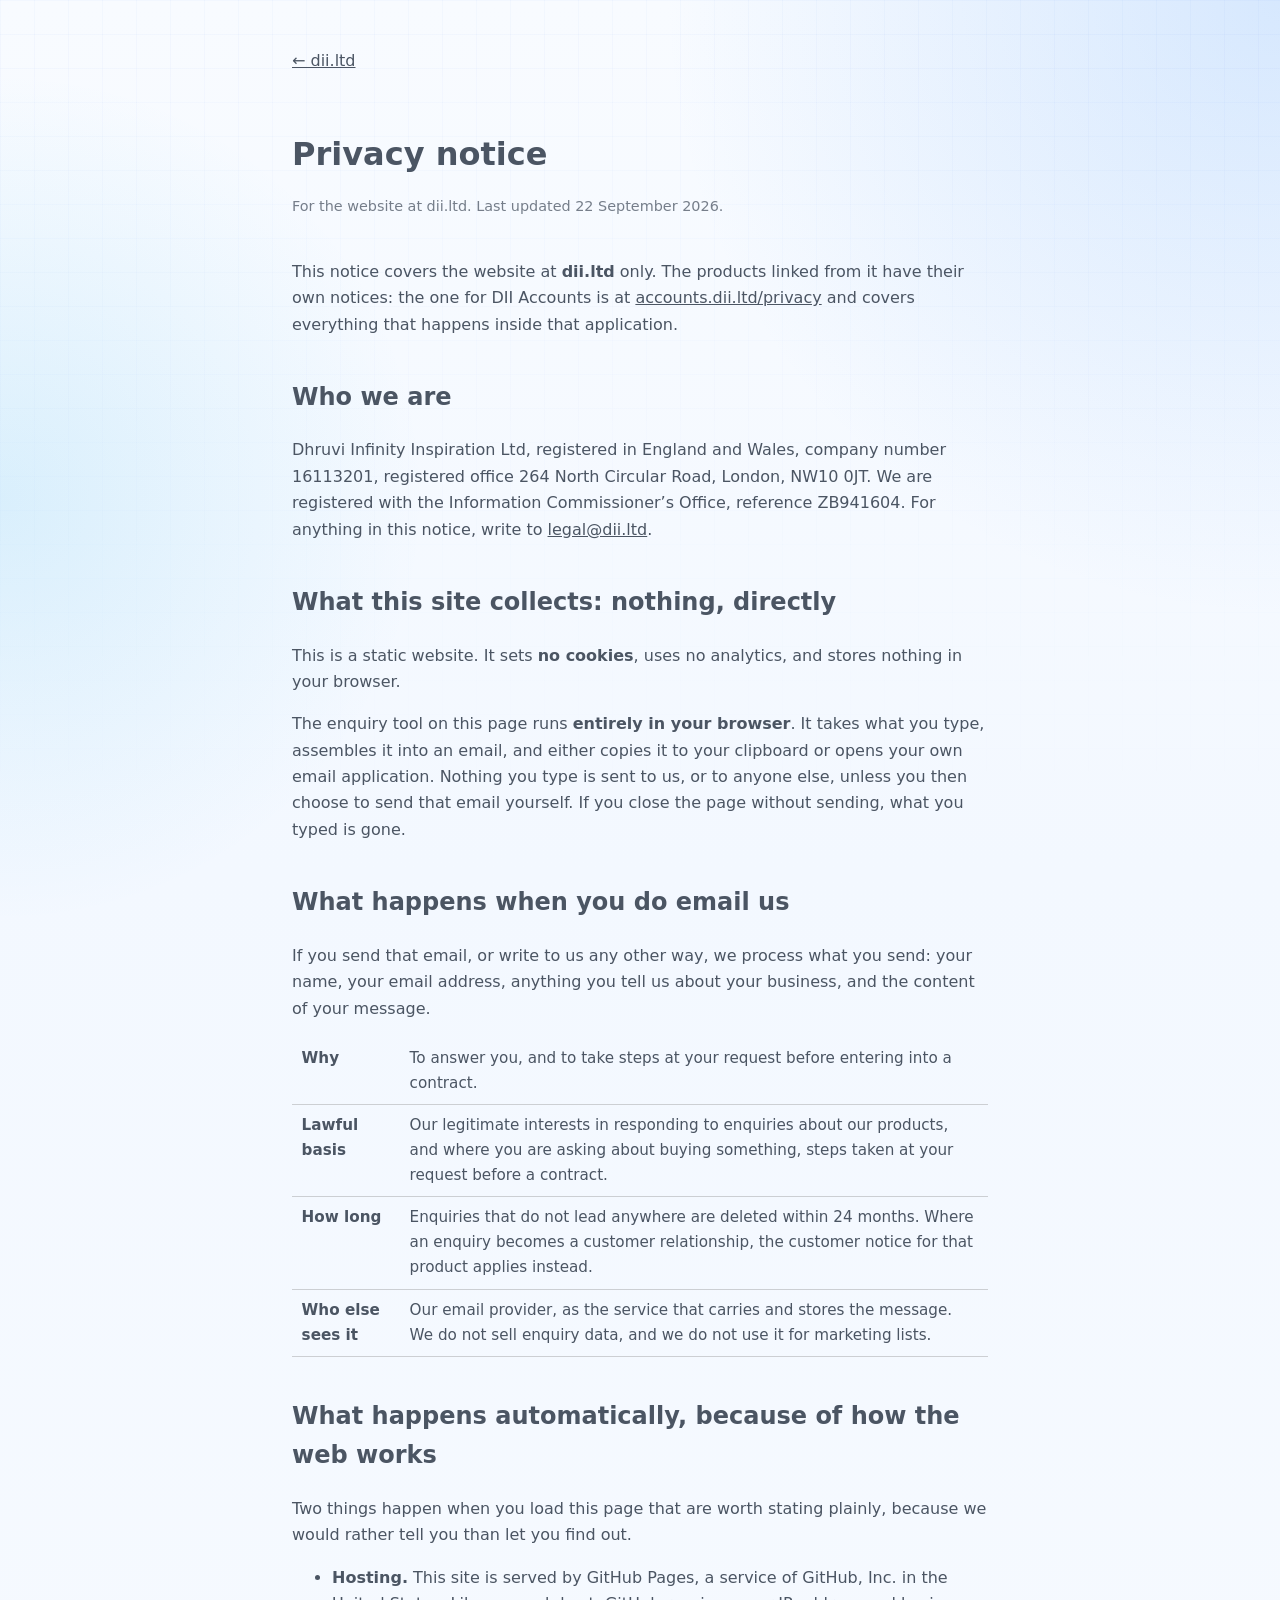
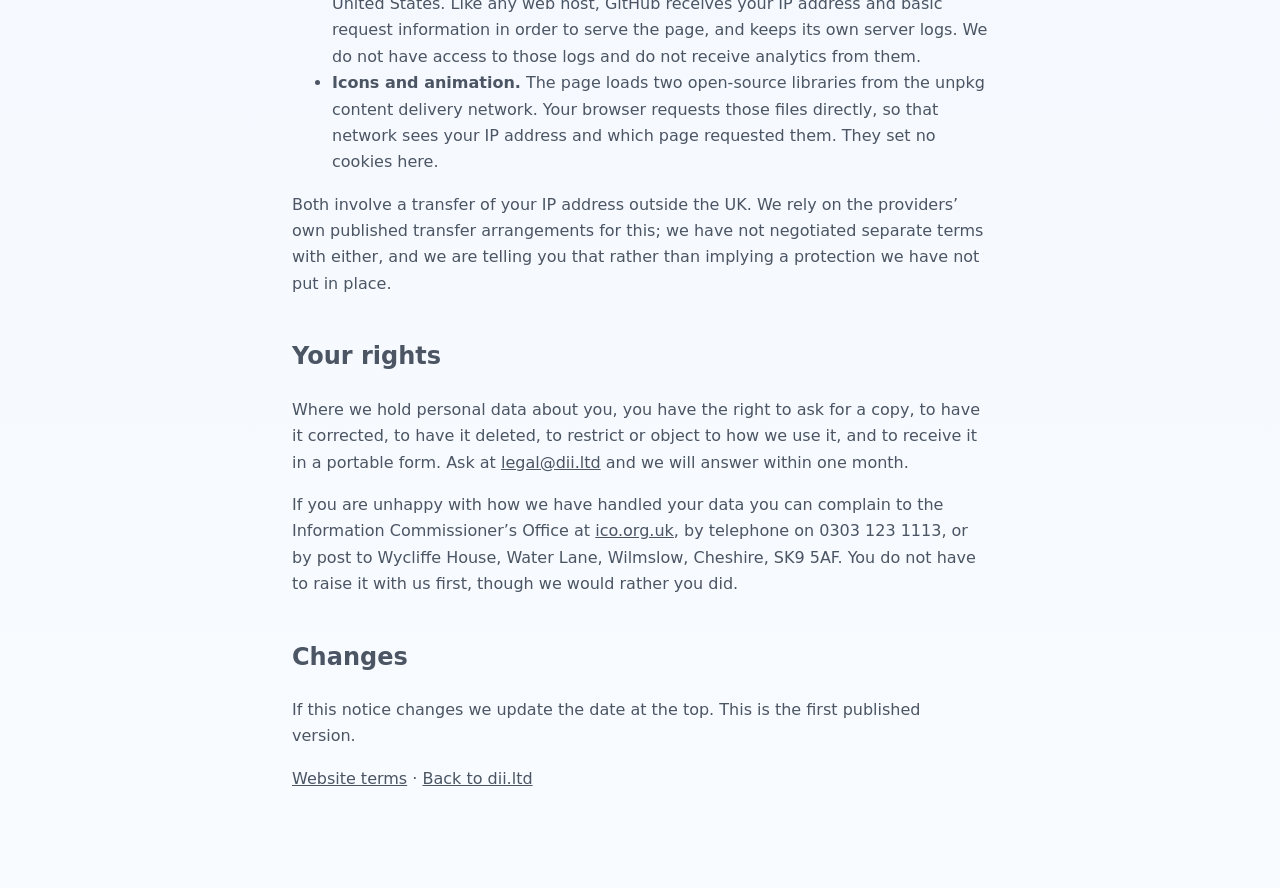
<file: privacy.html>
<!DOCTYPE html>
<html lang="en-GB">
  <head>
    <meta charset="utf-8" />
    <meta name="viewport" content="width=device-width, initial-scale=1" />
    <title>Privacy notice · Dhruvi Infinity Inspiration Ltd</title>
    <meta
      name="description"
      content="How Dhruvi Infinity Inspiration Ltd handles personal data on dii.ltd: what this site does and does not collect, and your rights."
    />
    <link rel="stylesheet" href="assets/css/site.css" />
    <style>
      .legal-page {
        max-width: 46rem;
        margin: 0 auto;
        padding: 3rem 1.25rem 5rem;
        line-height: 1.65;
      }
      .legal-page h1 {
        margin-bottom: 0.25rem;
      }
      .legal-page .legal-dateline {
        opacity: 0.75;
        font-size: 0.9rem;
        margin-bottom: 2.5rem;
      }
      .legal-page h2 {
        margin-top: 2.5rem;
      }
      .legal-page table {
        width: 100%;
        border-collapse: collapse;
        margin: 1rem 0;
        font-size: 0.95rem;
      }
      .legal-page th,
      .legal-page td {
        text-align: left;
        padding: 0.5rem 0.6rem;
        border-bottom: 1px solid rgba(128, 128, 128, 0.35);
        vertical-align: top;
      }
      .legal-page .legal-back {
        display: inline-block;
        margin-bottom: 2rem;
      }
    </style>
  </head>
  <body>
    <main class="legal-page">
      <a class="legal-back" href="/">&larr; dii.ltd</a>

      <h1>Privacy notice</h1>
      <p class="legal-dateline">
        For the website at dii.ltd. Last updated 22 September 2026.
      </p>

      <p>
        This notice covers the website at <strong>dii.ltd</strong> only. The
        products linked from it have their own notices: the one for DII
        Accounts is at
        <a href="https://accounts.dii.ltd/privacy">accounts.dii.ltd/privacy</a>
        and covers everything that happens inside that application.
      </p>

      <h2>Who we are</h2>
      <p>
        Dhruvi Infinity Inspiration Ltd, registered in England and Wales,
        company number 16113201, registered office 264 North Circular Road,
        London, NW10 0JT. We are registered with the Information
        Commissioner&rsquo;s Office, reference ZB941604. For anything in this
        notice, write to
        <a href="mailto:legal@dii.ltd">legal@dii.ltd</a>.
      </p>

      <h2>What this site collects: nothing, directly</h2>
      <p>
        This is a static website. It sets <strong>no cookies</strong>, uses no
        analytics, and stores nothing in your browser.
      </p>
      <p>
        The enquiry tool on this page runs <strong>entirely in your
        browser</strong>. It takes what you type, assembles it into an email,
        and either copies it to your clipboard or opens your own email
        application. Nothing you type is sent to us, or to anyone else, unless
        you then choose to send that email yourself. If you close the page
        without sending, what you typed is gone.
      </p>

      <h2>What happens when you do email us</h2>
      <p>
        If you send that email, or write to us any other way, we process what
        you send: your name, your email address, anything you tell us about
        your business, and the content of your message.
      </p>
      <table>
        <tr>
          <th>Why</th>
          <td>
            To answer you, and to take steps at your request before entering
            into a contract.
          </td>
        </tr>
        <tr>
          <th>Lawful basis</th>
          <td>
            Our legitimate interests in responding to enquiries about our
            products, and where you are asking about buying something, steps
            taken at your request before a contract.
          </td>
        </tr>
        <tr>
          <th>How long</th>
          <td>
            Enquiries that do not lead anywhere are deleted within 24 months.
            Where an enquiry becomes a customer relationship, the customer
            notice for that product applies instead.
          </td>
        </tr>
        <tr>
          <th>Who else sees it</th>
          <td>
            Our email provider, as the service that carries and stores the
            message. We do not sell enquiry data, and we do not use it for
            marketing lists.
          </td>
        </tr>
      </table>

      <h2>What happens automatically, because of how the web works</h2>
      <p>
        Two things happen when you load this page that are worth stating
        plainly, because we would rather tell you than let you find out.
      </p>
      <ul>
        <li>
          <strong>Hosting.</strong> This site is served by GitHub Pages, a
          service of GitHub, Inc. in the United States. Like any web host,
          GitHub receives your IP address and basic request information in
          order to serve the page, and keeps its own server logs. We do not
          have access to those logs and do not receive analytics from them.
        </li>
        <li>
          <strong>Icons and animation.</strong> The page loads two open-source
          libraries from the unpkg content delivery network. Your browser
          requests those files directly, so that network sees your IP address
          and which page requested them. They set no cookies here.
        </li>
      </ul>
      <p>
        Both involve a transfer of your IP address outside the UK. We rely on
        the providers&rsquo; own published transfer arrangements for this; we
        have not negotiated separate terms with either, and we are telling you
        that rather than implying a protection we have not put in place.
      </p>

      <h2>Your rights</h2>
      <p>
        Where we hold personal data about you, you have the right to ask for a
        copy, to have it corrected, to have it deleted, to restrict or object
        to how we use it, and to receive it in a portable form. Ask at
        <a href="mailto:legal@dii.ltd">legal@dii.ltd</a> and we will answer
        within one month.
      </p>
      <p>
        If you are unhappy with how we have handled your data you can complain
        to the Information Commissioner&rsquo;s Office at
        <a href="https://ico.org.uk/make-a-complaint/">ico.org.uk</a>, by
        telephone on 0303 123 1113, or by post to Wycliffe House, Water Lane,
        Wilmslow, Cheshire, SK9 5AF. You do not have to raise it with us
        first, though we would rather you did.
      </p>

      <h2>Changes</h2>
      <p>
        If this notice changes we update the date at the top. This is the first
        published version.
      </p>

      <p>
        <a href="terms.html">Website terms</a> &middot;
        <a href="/">Back to dii.ltd</a>
      </p>
    </main>
  </body>
</html>
</file>
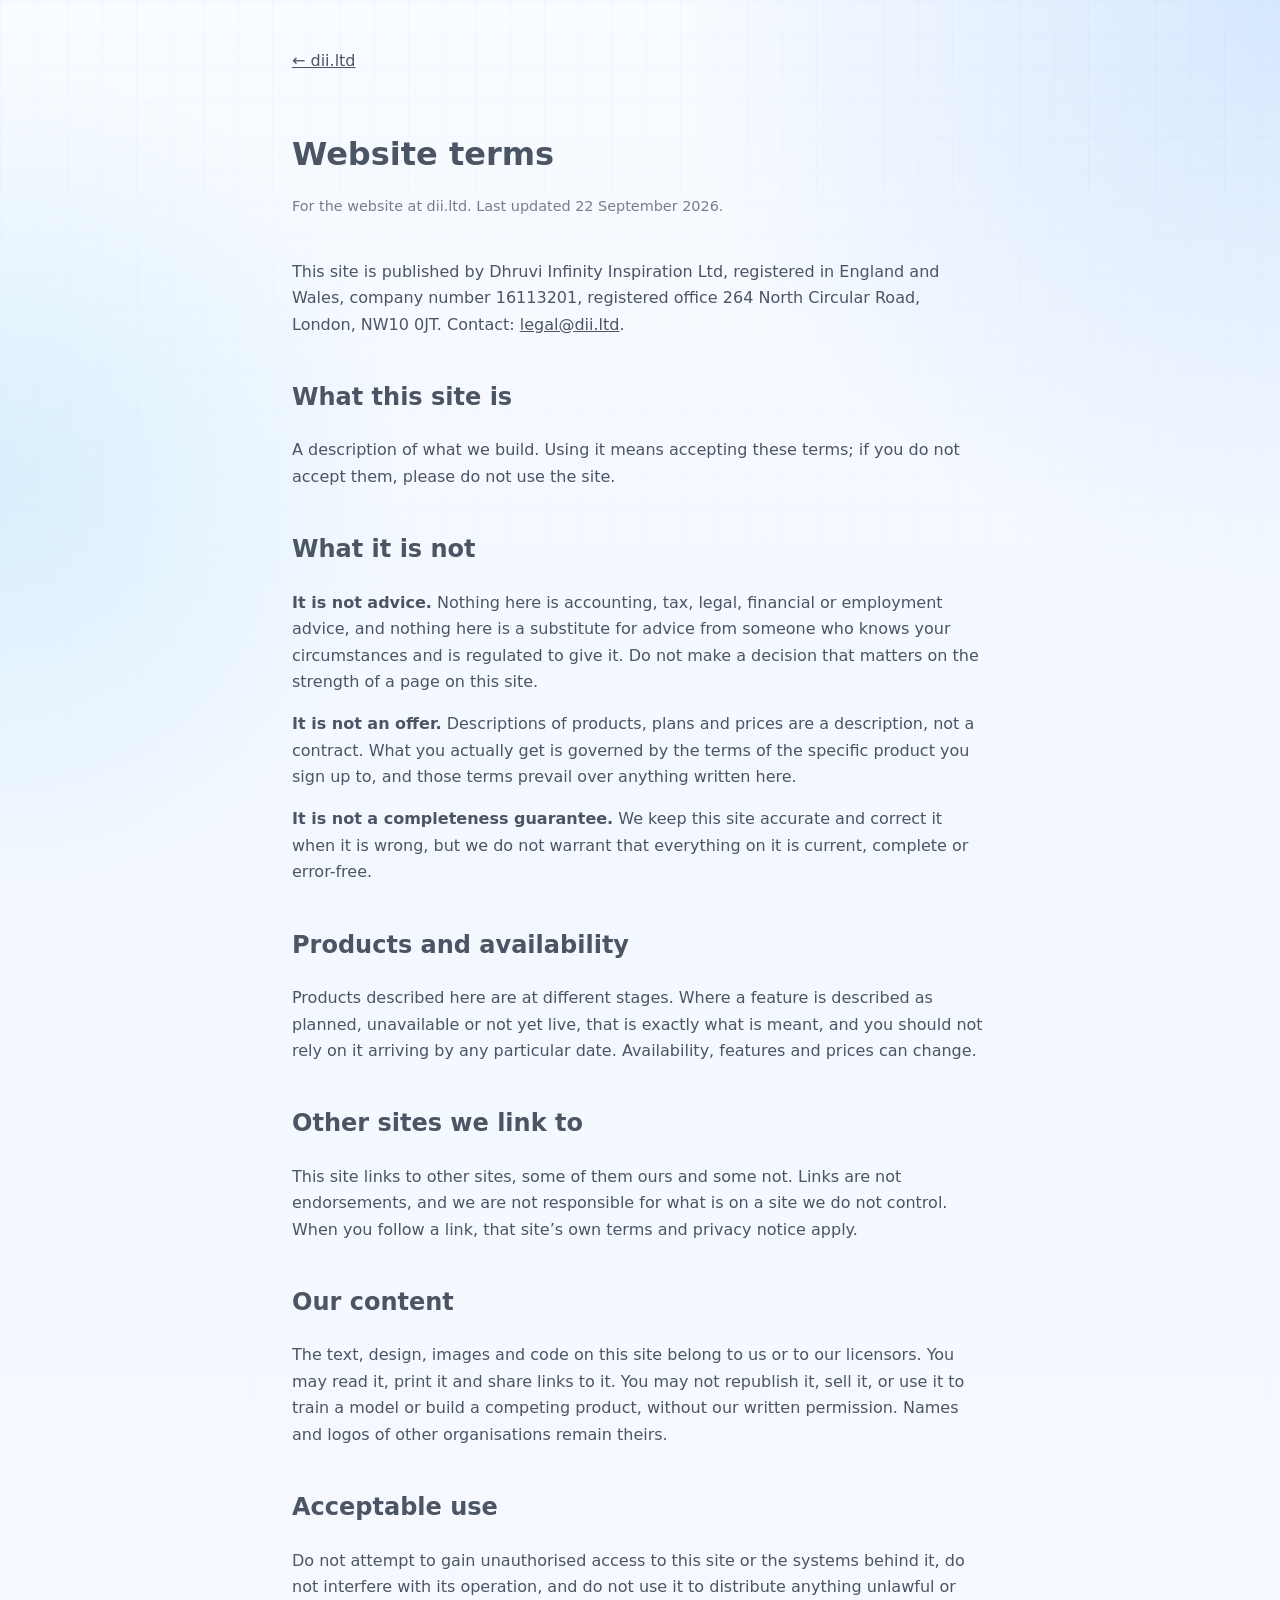
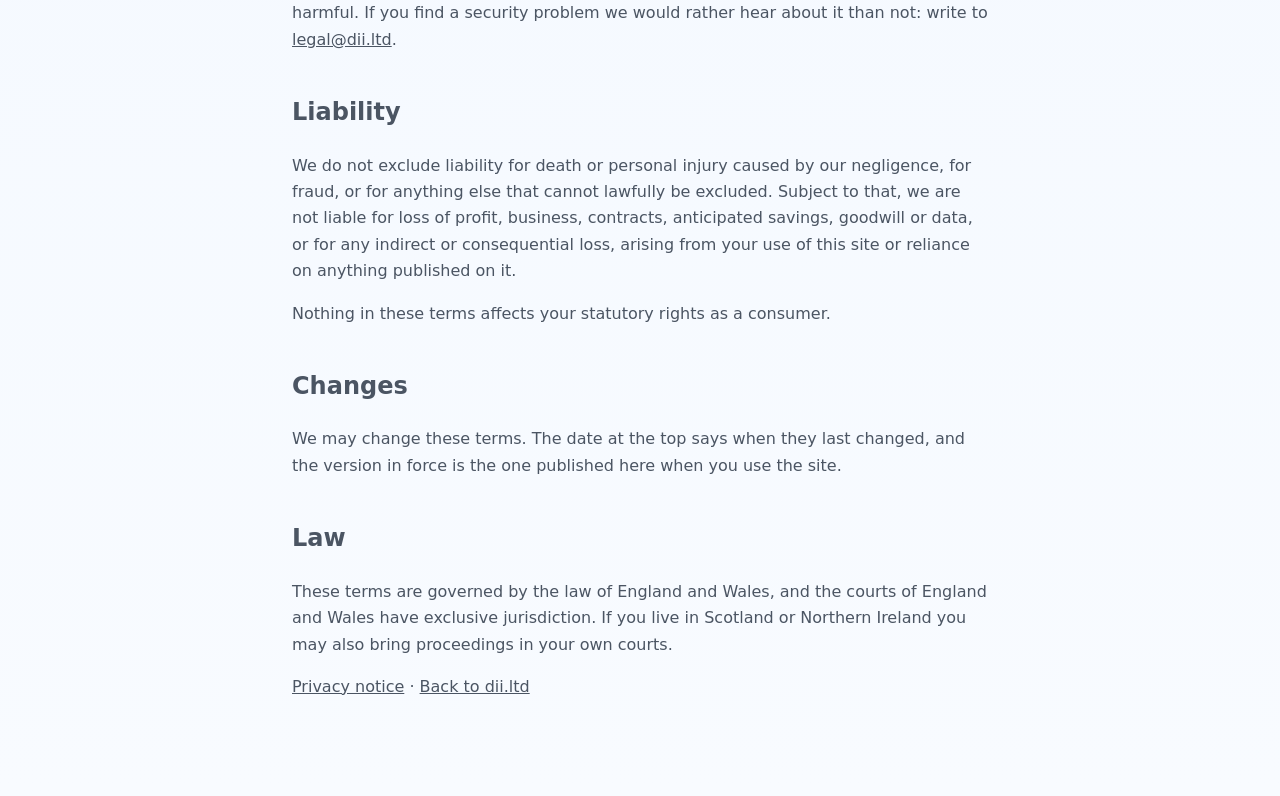
<file: terms.html>
<!DOCTYPE html>
<html lang="en-GB">
  <head>
    <meta charset="utf-8" />
    <meta name="viewport" content="width=device-width, initial-scale=1" />
    <title>Website terms · Dhruvi Infinity Inspiration Ltd</title>
    <meta
      name="description"
      content="Terms for using the dii.ltd website: what the site is, what it is not, and the limits of what it tells you."
    />
    <link rel="stylesheet" href="assets/css/site.css" />
    <style>
      .legal-page {
        max-width: 46rem;
        margin: 0 auto;
        padding: 3rem 1.25rem 5rem;
        line-height: 1.65;
      }
      .legal-page h1 {
        margin-bottom: 0.25rem;
      }
      .legal-page .legal-dateline {
        opacity: 0.75;
        font-size: 0.9rem;
        margin-bottom: 2.5rem;
      }
      .legal-page h2 {
        margin-top: 2.5rem;
      }
      .legal-page .legal-back {
        display: inline-block;
        margin-bottom: 2rem;
      }
    </style>
  </head>
  <body>
    <main class="legal-page">
      <a class="legal-back" href="/">&larr; dii.ltd</a>

      <h1>Website terms</h1>
      <p class="legal-dateline">
        For the website at dii.ltd. Last updated 22 September 2026.
      </p>

      <p>
        This site is published by Dhruvi Infinity Inspiration Ltd, registered
        in England and Wales, company number 16113201, registered office 264
        North Circular Road, London, NW10 0JT. Contact:
        <a href="mailto:legal@dii.ltd">legal@dii.ltd</a>.
      </p>

      <h2>What this site is</h2>
      <p>
        A description of what we build. Using it means accepting these terms;
        if you do not accept them, please do not use the site.
      </p>

      <h2>What it is not</h2>
      <p>
        <strong>It is not advice.</strong> Nothing here is accounting, tax,
        legal, financial or employment advice, and nothing here is a substitute
        for advice from someone who knows your circumstances and is regulated
        to give it. Do not make a decision that matters on the strength of a
        page on this site.
      </p>
      <p>
        <strong>It is not an offer.</strong> Descriptions of products, plans
        and prices are a description, not a contract. What you actually get is
        governed by the terms of the specific product you sign up to, and
        those terms prevail over anything written here.
      </p>
      <p>
        <strong>It is not a completeness guarantee.</strong> We keep this site
        accurate and correct it when it is wrong, but we do not warrant that
        everything on it is current, complete or error-free.
      </p>

      <h2>Products and availability</h2>
      <p>
        Products described here are at different stages. Where a feature is
        described as planned, unavailable or not yet live, that is exactly what
        is meant, and you should not rely on it arriving by any particular
        date. Availability, features and prices can change.
      </p>

      <h2>Other sites we link to</h2>
      <p>
        This site links to other sites, some of them ours and some not. Links
        are not endorsements, and we are not responsible for what is on a site
        we do not control. When you follow a link, that site&rsquo;s own terms
        and privacy notice apply.
      </p>

      <h2>Our content</h2>
      <p>
        The text, design, images and code on this site belong to us or to our
        licensors. You may read it, print it and share links to it. You may not
        republish it, sell it, or use it to train a model or build a competing
        product, without our written permission. Names and logos of other
        organisations remain theirs.
      </p>

      <h2>Acceptable use</h2>
      <p>
        Do not attempt to gain unauthorised access to this site or the systems
        behind it, do not interfere with its operation, and do not use it to
        distribute anything unlawful or harmful. If you find a security problem
        we would rather hear about it than not: write to
        <a href="mailto:legal@dii.ltd">legal@dii.ltd</a>.
      </p>

      <h2>Liability</h2>
      <p>
        We do not exclude liability for death or personal injury caused by our
        negligence, for fraud, or for anything else that cannot lawfully be
        excluded. Subject to that, we are not liable for loss of profit,
        business, contracts, anticipated savings, goodwill or data, or for any
        indirect or consequential loss, arising from your use of this site or
        reliance on anything published on it.
      </p>
      <p>
        Nothing in these terms affects your statutory rights as a consumer.
      </p>

      <h2>Changes</h2>
      <p>
        We may change these terms. The date at the top says when they last
        changed, and the version in force is the one published here when you
        use the site.
      </p>

      <h2>Law</h2>
      <p>
        These terms are governed by the law of England and Wales, and the
        courts of England and Wales have exclusive jurisdiction. If you live in
        Scotland or Northern Ireland you may also bring proceedings in your own
        courts.
      </p>

      <p>
        <a href="privacy.html">Privacy notice</a> &middot;
        <a href="/">Back to dii.ltd</a>
      </p>
    </main>
  </body>
</html>
</file>
<file: assets/css/site.css>
:root {
  --bg: #f7fbff;
  --bg-strong: #eef6ff;
  --surface: rgba(255, 255, 255, 0.78);
  --surface-strong: #ffffff;
  --ink: #4b5563;
  --ink-strong: #0f172a;
  --muted: #6b7280;
  --line: rgba(15, 23, 42, 0.08);

  --blue-1: #0ea5e9;
  --blue-2: #2563eb;
  --blue-3: #1d4ed8;
  --blue-4: #60a5fa;
  --cyan: #67e8f9;
  --indigo: #6366f1;
  --mint: #4ade80;
  --focus-ring: rgba(37, 99, 235, 0.28);

  --ok: #16a34a;
  --warn: #d97706;

  --shadow-sm: 0 10px 30px rgba(37, 99, 235, 0.08);
  --shadow-md: 0 16px 40px rgba(37, 99, 235, 0.12);
  --shadow-lg: 0 22px 70px rgba(37, 99, 235, 0.16);

  --radius-sm: 14px;
  --radius-md: 20px;
  --radius-lg: 28px;

  --sidebar: 290px;
  --container: 1380px;
}

* {
  box-sizing: border-box;
}

html {
  scroll-behavior: smooth;
}

body {
  margin: 0;
  color: var(--ink);
  font-family:
    ui-sans-serif,
    system-ui,
    -apple-system,
    BlinkMacSystemFont,
    "Segoe UI",
    Roboto,
    Inter,
    Arial,
    sans-serif;
  background:
    radial-gradient(
      circle at top right,
      rgba(96, 165, 250, 0.22),
      transparent 22%
    ),
    radial-gradient(
      circle at left 20%,
      rgba(14, 165, 233, 0.12),
      transparent 18%
    ),
    linear-gradient(180deg, #f8fbff 0%, #f3f8ff 35%, #f8fbff 100%);
  display: flex;
  min-height: 100vh;
  overflow-x: hidden;
}

body::before {
  content: "";
  position: fixed;
  inset: 0;
  background-image:
    linear-gradient(rgba(37, 99, 235, 0.045) 1px, transparent 1px),
    linear-gradient(90deg, rgba(37, 99, 235, 0.045) 1px, transparent 1px);
  background-size: 34px 34px;
  mask-image: linear-gradient(
    to bottom,
    rgba(0, 0, 0, 0.65),
    transparent 92%
  );
  pointer-events: none;
  z-index: 0;
}

.page-infinity {
  position: fixed;
  top: -24px;
  right: -52px;
  width: min(66vw, 860px);
  height: min(28vw, 370px);
  pointer-events: none;
  z-index: 0;
  opacity: 0.32;
  transform: rotate(-4deg);
  filter: saturate(92%);
}

.page-infinity::before,
.page-infinity::after {
  content: "";
  position: absolute;
  inset: 0;
  border-radius: 999px;
}

.page-infinity::before {
  inset: 12% 6% 18%;
  background:
    radial-gradient(
      circle at 50% 50%,
      rgba(255, 255, 255, 0.14),
      transparent 12%
    ),
    radial-gradient(
      circle at 24% 54%,
      rgba(103, 232, 249, 0.07),
      transparent 26%
    ),
    radial-gradient(
      circle at 74% 44%,
      rgba(96, 165, 250, 0.08),
      transparent 28%
    ),
    radial-gradient(
      circle at 88% 34%,
      rgba(74, 222, 128, 0.045),
      transparent 16%
    );
  filter: blur(128px);
}

.page-infinity::after {
  inset: 4% 6% 8%;
  background:
    radial-gradient(
      circle at 50% 50%,
      rgba(255, 255, 255, 0.1),
      transparent 8%
    ),
    radial-gradient(
      circle at 20% 64%,
      rgba(99, 102, 241, 0.05),
      transparent 22%
    ),
    radial-gradient(
      circle at 80% 36%,
      rgba(103, 232, 249, 0.05),
      transparent 22%
    ),
    radial-gradient(
      circle at 88% 34%,
      rgba(74, 222, 128, 0.04),
      transparent 16%
    );
  filter: blur(156px);
}

.page-infinity-svg {
  position: relative;
  width: 100%;
  height: 100%;
  overflow: visible;
}

a {
  color: inherit;
}

.skip-link {
  position: fixed;
  top: 14px;
  left: 14px;
  z-index: 60;
  padding: 12px 16px;
  border-radius: 14px;
  text-decoration: none;
  color: #fff;
  background: rgba(15, 23, 42, 0.92);
  box-shadow: var(--shadow-md);
  transform: translateY(-160%);
  transition: transform 0.2s ease;
}

.skip-link:focus-visible {
  transform: translateY(0);
}

:where(
    .menu-toggle,
    .nav a,
    .mini-link,
    .btn,
    .hero-point-link,
    .route-pill,
    .platform-handoff-link,
    .operations-proof-card,
    .hero-carousel-btn,
    .hero-carousel-dot,
    .contact-card a,
    .contact-meta a,
    .guided-result-link,
    .knowledge-route-detail a,
    .timeline-proof-link
  ):focus-visible {
  outline: none;
  box-shadow:
    0 0 0 3px rgba(255, 255, 255, 0.96),
    0 0 0 6px var(--focus-ring),
    var(--shadow-sm);
}

.sidebar {
  max-height: 100vh;
  max-height: 100dvh;
  overflow-y: auto;
  overscroll-behavior: contain;
  -webkit-overflow-scrolling: touch;
  position: fixed;
  top: 0;
  left: 0;
  bottom: 0;
  width: var(--sidebar);
  padding: 24px 18px 18px;
  background: rgba(255, 255, 255, 0.72);
  backdrop-filter: blur(20px);
  border-right: 1px solid rgba(255, 255, 255, 0.7);
  box-shadow: 8px 0 40px rgba(37, 99, 235, 0.08);
  display: flex;
  flex-direction: column;
  gap: 16px;
  z-index: 30;
  transition: transform 0.35s ease;
}

.brand {
  display: flex;
  gap: 14px;
  align-items: flex-start;
  padding: 10px 10px 12px;
  border-radius: 18px;
  background: linear-gradient(
    135deg,
    rgba(255, 255, 255, 0.82),
    rgba(239, 246, 255, 0.9)
  );
  border: 1px solid rgba(255, 255, 255, 0.82);
  box-shadow: var(--shadow-sm);
}

.brand-mark {
  width: 44px;
  height: 44px;
  border-radius: 14px;
  display: grid;
  place-items: center;
  color: #fff;
  background: linear-gradient(
    135deg,
    var(--blue-1),
    var(--blue-2),
    var(--indigo)
  );
  box-shadow: 0 12px 28px rgba(37, 99, 235, 0.25);
  flex: 0 0 auto;
}

.brand-copy strong {
  display: block;
  font-size: 1rem;
  color: var(--ink-strong);
  line-height: 1.2;
  letter-spacing: -0.02em;
}

.brand-copy span {
  display: block;
  margin-top: 5px;
  font-size: 0.84rem;
  color: var(--muted);
  line-height: 1.45;
}

.nav {
  display: flex;
  flex-direction: column;
  gap: 6px;
  margin-top: 4px;
}

.nav a {
  display: flex;
  align-items: center;
  gap: 12px;
  text-decoration: none;
  padding: 12px 14px;
  border-radius: 14px;
  color: #334155;
  transition:
    background 0.2s ease,
    transform 0.12s ease,
    color 0.2s ease,
    box-shadow 0.2s ease;
}

.nav a ion-icon {
  font-size: 1.1rem;
  color: #64748b;
}

.nav a:hover,
.nav a.active,
.nav a[aria-current="location"] {
  background: linear-gradient(
    135deg,
    rgba(219, 234, 254, 0.9),
    rgba(239, 246, 255, 0.95)
  );
  color: var(--ink-strong);
  box-shadow: inset 0 0 0 1px rgba(37, 99, 235, 0.12);
}

.nav a:hover {
  transform: translateY(-1px);
}

.nav a.active ion-icon,
.nav a[aria-current="location"] ion-icon {
  color: var(--blue-3);
}

.sidebar-stack {
  display: grid;
  gap: 12px;
}

.side-card {
  padding: 16px;
  border-radius: 18px;
  background: linear-gradient(
    180deg,
    rgba(255, 255, 255, 0.84),
    rgba(243, 248, 255, 0.9)
  );
  border: 1px solid rgba(255, 255, 255, 0.82);
  box-shadow: var(--shadow-sm);
}

.side-card h3 {
  margin: 0 0 8px;
  color: var(--ink-strong);
  font-size: 0.95rem;
}

.side-card p {
  margin: 0;
  font-size: 0.92rem;
  color: var(--muted);
  line-height: 1.6;
}

.side-links {
  display: grid;
  gap: 8px;
  margin-top: 12px;
}

.mini-link {
  display: flex;
  align-items: center;
  justify-content: space-between;
  gap: 10px;
  text-decoration: none;
  padding: 10px 12px;
  border-radius: 12px;
  background: rgba(255, 255, 255, 0.68);
  border: 1px solid rgba(37, 99, 235, 0.08);
  transition:
    transform 0.12s ease,
    box-shadow 0.2s ease,
    border-color 0.2s ease;
}

.mini-link:hover {
  transform: translateY(-1px);
  box-shadow: var(--shadow-sm);
  border-color: rgba(37, 99, 235, 0.16);
}

.mini-link strong {
  display: block;
  color: var(--ink-strong);
  font-size: 0.92rem;
}

.mini-link span {
  color: var(--muted);
  font-size: 0.8rem;
}

.sidebar-footer {
  margin-top: auto;
  font-size: 0.8rem;
  color: #7c8798;
  padding: 6px 8px 0;
}

.menu-toggle {
  position: fixed;
  top: 16px;
  left: 16px;
  z-index: 45;
  border: none;
  border-radius: 14px;
  padding: 11px 13px;
  color: var(--ink-strong);
  background: rgba(255, 255, 255, 0.82);
  backdrop-filter: blur(14px);
  box-shadow: var(--shadow-sm);
  display: none;
  cursor: pointer;
}

.menu-toggle ion-icon {
  font-size: 1.25rem;
}

.backdrop {
  position: fixed;
  inset: 0;
  background: rgba(15, 23, 42, 0.28);
  opacity: 0;
  visibility: hidden;
  transition:
    opacity 0.25s ease,
    visibility 0.25s ease;
  z-index: 20;
}

.backdrop.show {
  opacity: 1;
  visibility: visible;
}

.main {
  position: relative;
  z-index: 1;
  margin-left: var(--sidebar);
  width: calc(100% - var(--sidebar));
  padding: 42px 44px 48px;
}

.shell {
  max-width: var(--container);
  margin: 0 auto;
}

.section {
  margin-bottom: 104px;
}

.section-head {
  margin-bottom: 22px;
  max-width: 920px;
}

.eyebrow {
  display: inline-flex;
  align-items: center;
  gap: 8px;
  padding: 8px 12px;
  border-radius: 999px;
  background: rgba(255, 255, 255, 0.7);
  border: 1px solid rgba(37, 99, 235, 0.1);
  color: #2563eb;
  font-size: 0.8rem;
  letter-spacing: 0.12em;
  text-transform: uppercase;
  box-shadow: var(--shadow-sm);
  margin-bottom: 14px;
}

.section h2,
.hero-copy h1 {
  margin: 0;
  color: var(--ink-strong);
  letter-spacing: -0.035em;
  line-height: 1.02;
}

.hero-copy h1 {
  font-size: clamp(2.3rem, 5vw, 4.65rem);
  max-width: 900px;
}

.section h2 {
  font-size: clamp(1.9rem, 3vw, 3rem);
  margin-bottom: 12px;
}

.lede,
.section-head p {
  font-size: 1.07rem;
  line-height: 1.8;
  color: #526071;
  margin: 14px 0 0;
}

.hero {
  display: grid;
  grid-template-columns: 1.08fr 0.92fr;
  gap: 26px;
  align-items: stretch;
  min-height: calc(100vh - 84px);
  padding-top: 12px;
}

.hero-copy,
.hero-visual {
  position: relative;
}

.hero-copy {
  display: flex;
  flex-direction: column;
  justify-content: center;
  gap: 18px;
  padding: 18px 0;
}

.hero-actions {
  display: flex;
  gap: 12px;
  flex-wrap: wrap;
  margin-top: 8px;
}

.hero-action-note {
  max-width: 700px;
  margin: -2px 0 0;
  color: #5b6878;
  font-size: 0.95rem;
  line-height: 1.7;
}

.hero-action-note strong {
  color: var(--ink-strong);
}

.hero-points {
  display: grid;
  grid-template-columns: repeat(3, minmax(0, 1fr));
  gap: 12px;
  margin-top: 10px;
}

.hero-point {
  display: flex;
  flex-direction: column;
  padding: 14px 15px;
  border-radius: 18px;
  background: rgba(255, 255, 255, 0.6);
  border: 1px solid rgba(255, 255, 255, 0.8);
  box-shadow: var(--shadow-sm);
  min-height: 100%;
}

.hero-point strong {
  display: block;
  color: var(--ink-strong);
  font-size: 0.96rem;
  margin-bottom: 6px;
}

.hero-point-route {
  display: inline-flex;
  margin-bottom: 8px;
  color: var(--blue-3);
  font-size: 0.75rem;
  font-weight: 700;
  letter-spacing: 0.08em;
  text-transform: uppercase;
}

.hero-point-copy {
  display: block;
  color: var(--muted);
  font-size: 0.92rem;
  line-height: 1.55;
}

.hero-point-links {
  display: flex;
  flex-wrap: wrap;
  gap: 8px;
  margin-top: auto;
  padding-top: 12px;
}

.hero-point-link {
  display: inline-flex;
  align-items: center;
  min-height: 2.15rem;
  padding: 8px 10px;
  border-radius: 999px;
  text-decoration: none;
  background: rgba(239, 246, 255, 0.88);
  border: 1px solid rgba(37, 99, 235, 0.1);
  color: var(--blue-3);
  font-size: 0.83rem;
  font-weight: 600;
  line-height: 1.3;
  transition:
    transform 0.12s ease,
    box-shadow 0.2s ease,
    border-color 0.2s ease,
    background 0.2s ease;
}

.hero-point-link:hover {
  transform: translateY(-1px);
  box-shadow: var(--shadow-sm);
  border-color: rgba(37, 99, 235, 0.18);
  background: rgba(255, 255, 255, 0.96);
}

.hero-visual {
  display: flex;
  align-items: center;
  justify-content: center;
}

.hero-art {
  --hero-panel-gap: 20px;
  --hero-panel-main-height: 286px;
  position: relative;
  display: grid;
  grid-template-rows: auto minmax(0, 1fr);
  gap: var(--hero-panel-gap);
  width: min(100%, 640px);
  aspect-ratio: 1 / 1.28;
  min-height: 820px;
  border-radius: 32px;
  overflow: hidden;
  background:
    radial-gradient(
      circle at 18% 18%,
      rgba(103, 232, 249, 0.7),
      transparent 18%
    ),
    radial-gradient(
      circle at 82% 24%,
      rgba(96, 165, 250, 0.75),
      transparent 22%
    ),
    radial-gradient(
      circle at 35% 84%,
      rgba(99, 102, 241, 0.42),
      transparent 18%
    ),
    linear-gradient(
      145deg,
      rgba(255, 255, 255, 0.95),
      rgba(239, 246, 255, 0.88) 55%,
      rgba(219, 234, 254, 0.75)
    );
  border: 1px solid rgba(255, 255, 255, 0.82);
  box-shadow: var(--shadow-lg);
  padding: 20px;
  isolation: isolate;
}

.hero-art::before {
  content: "";
  position: absolute;
  inset: 0;
  background-image:
    linear-gradient(rgba(37, 99, 235, 0.06) 1px, transparent 1px),
    linear-gradient(90deg, rgba(37, 99, 235, 0.06) 1px, transparent 1px);
  background-size: 26px 26px;
  opacity: 0.55;
  z-index: -1;
}

.glass-card {
  position: absolute;
  border-radius: 22px;
  background: rgba(255, 255, 255, 0.58);
  border: 1px solid rgba(255, 255, 255, 0.7);
  backdrop-filter: blur(14px);
  box-shadow: 0 18px 50px rgba(37, 99, 235, 0.14);
  overflow: hidden;
}

.glass-card::after {
  content: "";
  position: absolute;
  inset: auto 0 0;
  height: 1px;
  background: linear-gradient(
    90deg,
    transparent,
    rgba(37, 99, 235, 0.16),
    transparent
  );
}

.hero-panel-main {
  position: relative;
  min-height: var(--hero-panel-main-height);
  padding: 24px;
  z-index: 3;
}

.hero-panel-bottom {
  position: relative;
  height: 100%;
  min-height: 272px;
  padding: 0;
  z-index: 2;
  overflow: hidden;
  background: rgba(255, 255, 255, 0.14);
  backdrop-filter: none;
}

.hero-panel-badge {
  display: inline-flex;
  padding: 10px 14px;
  border-radius: 999px;
  background: rgba(14, 165, 233, 0.14);
  color: var(--blue-3);
  font-size: 0.8rem;
  font-weight: 700;
  letter-spacing: 0.08em;
  text-transform: uppercase;
  margin-bottom: 16px;
}

.hero-panel-main h3 {
  margin: 0 0 8px;
  color: var(--ink-strong);
  line-height: 1.15;
  letter-spacing: -0.02em;
  font-size: 1.58rem;
}

.hero-panel-main p {
  margin: 0;
  color: var(--muted);
  line-height: 1.6;
  font-size: 1rem;
}

.hero-facts {
  display: grid;
  grid-template-columns: repeat(2, minmax(0, 1fr));
  gap: 10px;
  margin-top: 16px;
}

.hero-fact {
  padding: 12px 13px;
  border-radius: 16px;
  background: rgba(255, 255, 255, 0.68);
  border: 1px solid rgba(37, 99, 235, 0.08);
}

.hero-fact strong {
  display: block;
  color: var(--ink-strong);
  font-size: 0.9rem;
  margin-bottom: 5px;
}

.hero-fact span {
  display: block;
  color: #536274;
  font-size: 0.84rem;
  line-height: 1.55;
}

.hero-carousel {
  position: relative;
  width: 100%;
  height: 100%;
  min-height: inherit;
  overflow: hidden;
  border-radius: 22px;
}

.hero-carousel-track {
  position: relative;
  width: 100%;
  height: 100%;
  min-height: inherit;
}

.hero-slide {
  position: absolute;
  inset: 0;
  height: 100%;
  min-height: inherit;
  opacity: 0;
  visibility: hidden;
  z-index: 0;
  pointer-events: none;
  background-color: rgba(219, 234, 254, 0.28);
  background-image: var(--slide-image);
  background-repeat: no-repeat;
  background-size: cover;
  background-position: center top;
  transition:
    opacity 0.5s ease,
    visibility 0.5s ease;
  overflow: hidden;
  border-radius: 22px;
}

.hero-slide.active {
  opacity: 1;
  visibility: visible;
  z-index: 1;
  pointer-events: auto;
}

.hero-slide picture {
  position: absolute;
  inset: 0;
  display: block;
  width: 100%;
  height: 100%;
  z-index: 0;
}

.hero-slide img {
  position: absolute;
  inset: 0;
  display: block;
  width: 100%;
  height: 100%;
  object-fit: cover;
  object-position: center top;
  z-index: 0;
  backface-visibility: hidden;
  transform: translateZ(0);
}

.hero-slide img {
  object-fit: cover;
  object-position: center top;
}

.hero-slide-overlay {
  position: absolute;
  left: 0;
  right: 0;
  bottom: 0;
  z-index: 2;
  padding: 26px 22px 46px;
  color: #fff;
  background: linear-gradient(
    180deg,
    rgba(15, 23, 42, 0) 0%,
    rgba(15, 23, 42, 0.34) 52%,
    rgba(15, 23, 42, 0.86) 100%
  );
}

.hero-slide-label {
  display: inline-flex;
  margin-bottom: 10px;
  padding: 7px 10px;
  border-radius: 999px;
  background: rgba(255, 255, 255, 0.16);
  border: 1px solid rgba(255, 255, 255, 0.18);
  backdrop-filter: blur(10px);
  font-size: 0.74rem;
  font-weight: 700;
  letter-spacing: 0.06em;
  text-transform: uppercase;
}

.hero-slide-overlay h3 {
  margin: 0 0 8px;
  font-size: 1.2rem;
  line-height: 1.15;
  letter-spacing: -0.02em;
  color: #fff;
}

.hero-slide-overlay p {
  margin: 0;
  line-height: 1.6;
  font-size: 0.93rem;
  color: rgba(255, 255, 255, 0.9);
}

.hero-carousel-controls {
  position: absolute;
  inset: 16px 16px auto auto;
  display: flex;
  gap: 8px;
  z-index: 4;
}

.hero-carousel-btn {
  width: 42px;
  height: 42px;
  border: none;
  border-radius: 999px;
  display: inline-flex;
  align-items: center;
  justify-content: center;
  background: rgba(255, 255, 255, 0.78);
  color: var(--ink-strong);
  backdrop-filter: blur(12px);
  box-shadow: var(--shadow-sm);
  cursor: pointer;
  transition:
    transform 0.12s ease,
    background 0.2s ease,
    box-shadow 0.2s ease;
}

.hero-carousel-btn:hover {
  transform: translateY(-1px);
  background: rgba(255, 255, 255, 0.95);
  box-shadow: var(--shadow-md);
}

.hero-carousel-btn ion-icon {
  font-size: 1.1rem;
}

.hero-carousel-dots {
  position: absolute;
  left: 20px;
  bottom: 18px;
  display: flex;
  gap: 9px;
  z-index: 4;
}

.hero-carousel-dot {
  width: 11px;
  height: 11px;
  border-radius: 999px;
  border: none;
  cursor: pointer;
  background: rgba(255, 255, 255, 0.4);
  box-shadow: inset 0 0 0 1px rgba(255, 255, 255, 0.25);
  transition:
    transform 0.15s ease,
    background 0.2s ease,
    width 0.2s ease;
}

.hero-carousel-dot.active {
  width: 28px;
  background: rgba(255, 255, 255, 0.95);
}

.btn {
  display: inline-flex;
  align-items: center;
  justify-content: center;
  gap: 10px;
  padding: 13px 18px;
  border-radius: 14px;
  text-decoration: none;
  font-weight: 600;
  transition:
    transform 0.12s ease,
    box-shadow 0.2s ease,
    background 0.2s ease,
    border-color 0.2s ease;
  cursor: pointer;
  border: 1px solid transparent;
  box-shadow: var(--shadow-sm);
}

.btn:hover {
  transform: translateY(-2px);
  box-shadow: var(--shadow-md);
}

.btn-primary {
  color: #fff;
  background: linear-gradient(
    135deg,
    var(--blue-1),
    var(--blue-2),
    var(--indigo)
  );
}

.btn-secondary {
  color: var(--ink-strong);
  background: rgba(255, 255, 255, 0.78);
  border-color: rgba(37, 99, 235, 0.1);
  backdrop-filter: blur(10px);
}

.btn-ghost {
  color: var(--blue-3);
  background: rgba(219, 234, 254, 0.62);
  border-color: rgba(37, 99, 235, 0.1);
}

.grid {
  display: grid;
  gap: 18px;
}

.grid-2 {
  grid-template-columns: repeat(2, minmax(0, 1fr));
}

.grid-3 {
  grid-template-columns: repeat(3, minmax(0, 1fr));
}

.grid-4 {
  grid-template-columns: repeat(4, minmax(0, 1fr));
}

.card {
  position: relative;
  padding: 22px;
  border-radius: 24px;
  background: linear-gradient(
    180deg,
    rgba(255, 255, 255, 0.82),
    rgba(249, 252, 255, 0.96)
  );
  border: 1px solid rgba(255, 255, 255, 0.88);
  box-shadow: var(--shadow-sm);
  overflow: hidden;
  transition:
    transform 0.15s ease,
    box-shadow 0.2s ease;
}

.card::before {
  content: "";
  position: absolute;
  inset: 0 auto auto 0;
  width: 100%;
  height: 1px;
  background: linear-gradient(
    90deg,
    rgba(103, 232, 249, 0.4),
    rgba(37, 99, 235, 0.25),
    transparent
  );
  pointer-events: none;
}

.card:hover {
  transform: translateY(-3px);
  box-shadow: var(--shadow-md);
}

.card-icon {
  width: 46px;
  height: 46px;
  border-radius: 14px;
  display: grid;
  place-items: center;
  background: linear-gradient(
    135deg,
    rgba(14, 165, 233, 0.16),
    rgba(37, 99, 235, 0.16)
  );
  color: var(--blue-3);
  margin-bottom: 14px;
  font-size: 1.3rem;
}

.card h3 {
  margin: 0 0 10px;
  color: var(--ink-strong);
  font-size: 1.18rem;
  letter-spacing: -0.02em;
}

.card p {
  margin: 0;
  line-height: 1.7;
  color: #5c6b7d;
}

.card-actions {
  display: flex;
  gap: 10px;
  flex-wrap: wrap;
  margin-top: 18px;
}

.platform-band {
  padding: 28px;
  border-radius: 32px;
  background:
    radial-gradient(
      circle at top right,
      rgba(96, 165, 250, 0.18),
      transparent 20%
    ),
    linear-gradient(
      180deg,
      rgba(255, 255, 255, 0.82),
      rgba(239, 246, 255, 0.88)
    );
  border: 1px solid rgba(255, 255, 255, 0.88);
  box-shadow: var(--shadow-md);
}

.availability-band {
  display: grid;
  grid-template-columns: repeat(2, minmax(0, 1fr));
  gap: 14px;
  margin-bottom: 18px;
}

.availability-card {
  padding: 18px 18px 16px;
  border-radius: 22px;
  background: rgba(255, 255, 255, 0.74);
  border: 1px solid rgba(37, 99, 235, 0.08);
  box-shadow: var(--shadow-sm);
}

.availability-card strong {
  display: block;
  margin-top: 12px;
  color: var(--ink-strong);
  font-size: 1rem;
  line-height: 1.45;
  letter-spacing: -0.02em;
}

.availability-card p {
  margin-top: 8px;
  color: #5a697b;
  font-size: 0.94rem;
  line-height: 1.65;
}

.status-chip {
  display: inline-flex;
  align-items: center;
  gap: 8px;
  padding: 7px 10px;
  border-radius: 999px;
  font-size: 0.75rem;
  font-weight: 700;
  letter-spacing: 0.05em;
  text-transform: uppercase;
  border: 1px solid rgba(37, 99, 235, 0.1);
  white-space: nowrap;
}

.status-chip-live {
  background: rgba(219, 234, 254, 0.92);
  color: var(--blue-3);
}

.status-chip-growing {
  background: rgba(236, 253, 245, 0.95);
  color: #0f766e;
  border-color: rgba(15, 118, 110, 0.14);
}

.metric-row {
  display: grid;
  grid-template-columns: repeat(4, minmax(0, 1fr));
  gap: 14px;
  margin-top: 20px;
}

.metric {
  padding: 18px 16px;
  border-radius: 18px;
  background: rgba(255, 255, 255, 0.72);
  border: 1px solid rgba(37, 99, 235, 0.08);
}

.metric strong {
  display: block;
  color: var(--ink-strong);
  font-size: 1.3rem;
  margin-bottom: 6px;
  letter-spacing: -0.02em;
}

.metric span {
  color: var(--muted);
  font-size: 0.92rem;
  line-height: 1.5;
}

.platform-handoff-head {
  display: grid;
  gap: 8px;
  margin-top: 20px;
  padding: 18px;
  border-radius: 22px;
  background: rgba(255, 255, 255, 0.78);
  border: 1px solid rgba(37, 99, 235, 0.08);
  box-shadow: var(--shadow-sm);
}

.platform-handoff-head strong {
  color: var(--ink-strong);
  font-size: 1.04rem;
  line-height: 1.46;
  letter-spacing: -0.02em;
}

.platform-handoff-head p {
  margin: 0;
  color: #5a697b;
  font-size: 0.94rem;
  line-height: 1.65;
}

.platform-handoff-row {
  display: grid;
  grid-template-columns: repeat(4, minmax(0, 1fr));
  gap: 14px;
  margin-top: 14px;
}

.platform-handoff-card {
  display: flex;
  flex-direction: column;
  min-height: 100%;
  padding: 18px 16px;
  border-radius: 18px;
  background: rgba(255, 255, 255, 0.72);
  border: 1px solid rgba(37, 99, 235, 0.08);
}

.platform-handoff-kicker {
  display: inline-flex;
  align-self: flex-start;
  margin-bottom: 8px;
  color: var(--blue-3);
  font-size: 0.72rem;
  font-weight: 700;
  letter-spacing: 0.06em;
  text-transform: uppercase;
}

.platform-handoff-card strong {
  color: var(--ink-strong);
  font-size: 1.15rem;
  line-height: 1.32;
  letter-spacing: -0.02em;
}

.platform-handoff-note {
  margin: 8px 0 0;
  color: #59697b;
  font-size: 0.92rem;
  line-height: 1.55;
}

.platform-handoff-links {
  display: flex;
  flex-wrap: wrap;
  gap: 8px;
  margin-top: auto;
  padding-top: 14px;
}

.platform-handoff-link {
  display: inline-flex;
  align-items: center;
  min-height: 2.2rem;
  padding: 8px 11px;
  border-radius: 999px;
  text-decoration: none;
  background: rgba(239, 246, 255, 0.9);
  border: 1px solid rgba(37, 99, 235, 0.1);
  color: var(--blue-3);
  font-size: 0.84rem;
  font-weight: 600;
  line-height: 1.3;
  transition:
    transform 0.12s ease,
    box-shadow 0.2s ease,
    border-color 0.2s ease,
    background 0.2s ease;
}

.platform-handoff-link:hover {
  transform: translateY(-1px);
  box-shadow: var(--shadow-sm);
  border-color: rgba(37, 99, 235, 0.18);
  background: rgba(255, 255, 255, 0.96);
}

.product-card {
  display: flex;
  flex-direction: column;
  min-height: 100%;
}

.products-grid .product-card-featured {
  grid-column: 1 / -1;
}

.product-router {
  display: grid;
  grid-template-columns: repeat(auto-fit, minmax(180px, 1fr));
  gap: 12px;
  margin: 24px 0 0;
}

.proof-band {
  display: grid;
  grid-template-columns: repeat(3, minmax(0, 1fr));
  gap: 14px;
  margin: 24px 0 0;
}

.proof-card {
  position: relative;
  padding: 18px 18px 16px;
  border-radius: 22px;
  background: rgba(255, 255, 255, 0.78);
  border: 1px solid rgba(37, 99, 235, 0.08);
  box-shadow: var(--shadow-sm);
  overflow: hidden;
}

.proof-card::before {
  content: "";
  position: absolute;
  inset: 0 auto auto 0;
  width: 100%;
  height: 1px;
  background: linear-gradient(
    90deg,
    rgba(14, 165, 233, 0.18),
    rgba(37, 99, 235, 0.24),
    rgba(99, 102, 241, 0.14)
  );
}

.proof-icon {
  width: 42px;
  height: 42px;
  border-radius: 14px;
  display: grid;
  place-items: center;
  background: linear-gradient(
    135deg,
    rgba(14, 165, 233, 0.16),
    rgba(37, 99, 235, 0.16)
  );
  color: var(--blue-3);
  margin-bottom: 14px;
  font-size: 1.15rem;
}

.proof-kicker {
  display: inline-flex;
  color: var(--blue-3);
  font-size: 0.75rem;
  font-weight: 700;
  letter-spacing: 0.08em;
  text-transform: uppercase;
}

.proof-card strong {
  display: block;
  margin-top: 10px;
  color: var(--ink-strong);
  font-size: 1rem;
  line-height: 1.45;
  letter-spacing: -0.02em;
}

.proof-card p {
  margin-top: 8px;
  color: #5a697b;
  font-size: 0.93rem;
  line-height: 1.65;
}

.route-pill {
  display: flex;
  flex-direction: column;
  gap: 6px;
  padding: 16px;
  border-radius: 18px;
  text-decoration: none;
  background: rgba(255, 255, 255, 0.76);
  border: 1px solid rgba(37, 99, 235, 0.1);
  box-shadow: var(--shadow-sm);
  transition:
    transform 0.12s ease,
    box-shadow 0.2s ease,
    border-color 0.2s ease,
    background 0.2s ease;
}

.route-pill:hover {
  transform: translateY(-2px);
  box-shadow: var(--shadow-md);
  border-color: rgba(37, 99, 235, 0.18);
  background: rgba(255, 255, 255, 0.92);
}

.route-pill strong {
  color: var(--ink-strong);
  font-size: 0.96rem;
}

.route-pill span {
  color: #5b6878;
  font-size: 0.88rem;
  line-height: 1.55;
}

.route-pill.route-pill-contact {
  background: linear-gradient(
    180deg,
    rgba(219, 234, 254, 0.86),
    rgba(239, 246, 255, 0.96)
  );
}

.operations-proof-band {
  display: grid;
  grid-template-columns: repeat(2, minmax(0, 1fr));
  gap: 16px;
  margin: 18px 0 0;
}

.operations-proof-card {
  display: grid;
  grid-template-columns: minmax(0, 1.2fr) minmax(240px, 0.8fr);
  gap: 16px;
  align-items: stretch;
  padding: 18px;
  border-radius: 24px;
  text-decoration: none;
  background: rgba(255, 255, 255, 0.8);
  border: 1px solid rgba(37, 99, 235, 0.08);
  box-shadow: var(--shadow-sm);
  transition:
    transform 0.14s ease,
    box-shadow 0.2s ease,
    border-color 0.2s ease,
    background 0.2s ease;
}

.operations-proof-card:hover {
  transform: translateY(-2px);
  box-shadow: var(--shadow-md);
  border-color: rgba(37, 99, 235, 0.16);
  background: rgba(255, 255, 255, 0.92);
}

.operations-proof-copy strong {
  display: block;
  margin-top: 10px;
  color: var(--ink-strong);
  font-size: 1.04rem;
  line-height: 1.46;
  letter-spacing: -0.02em;
}

.operations-proof-copy p {
  margin: 10px 0 0;
  color: #58687a;
  line-height: 1.65;
}

.operations-proof-list {
  margin: 14px 0 0;
  padding: 0;
  list-style: none;
  display: grid;
  gap: 8px;
}

.operations-proof-list li {
  position: relative;
  padding-left: 18px;
  color: #4f5f71;
  font-size: 0.92rem;
  line-height: 1.55;
}

.operations-proof-list li::before {
  content: "";
  position: absolute;
  top: 0.66em;
  left: 0;
  width: 7px;
  height: 7px;
  border-radius: 50%;
  background: linear-gradient(135deg, var(--cyan), var(--blue-2));
  box-shadow: 0 0 0 5px rgba(14, 165, 233, 0.08);
}

.route-signal-board {
  display: grid;
  align-content: start;
  gap: 10px;
  min-height: 100%;
  padding: 14px;
  border-radius: 18px;
  background:
    radial-gradient(
      circle at 85% 16%,
      rgba(103, 232, 249, 0.18),
      transparent 18%
    ),
    linear-gradient(
      145deg,
      rgba(255, 255, 255, 0.94),
      rgba(239, 246, 255, 0.82)
    );
  border: 1px solid rgba(37, 99, 235, 0.1);
  box-shadow:
    inset 0 1px 0 rgba(255, 255, 255, 0.9),
    0 10px 24px rgba(37, 99, 235, 0.08);
}

.route-signal-board--rotaplan {
  background:
    radial-gradient(
      circle at 84% 18%,
      rgba(125, 211, 252, 0.2),
      transparent 20%
    ),
    linear-gradient(
      145deg,
      rgba(255, 255, 255, 0.94),
      rgba(224, 242, 254, 0.84)
    );
}

.route-signal-board--warewise {
  background:
    radial-gradient(
      circle at 84% 18%,
      rgba(74, 222, 128, 0.16),
      transparent 20%
    ),
    linear-gradient(
      145deg,
      rgba(255, 255, 255, 0.94),
      rgba(236, 253, 245, 0.86)
    );
}

.route-signal-board--compact {
  gap: 8px;
  padding: 12px;
  border-radius: 14px;
  box-shadow: none;
}

.route-signal-label {
  display: inline-flex;
  align-self: start;
  padding: 6px 9px;
  border-radius: 999px;
  background: rgba(255, 255, 255, 0.72);
  border: 1px solid rgba(37, 99, 235, 0.08);
  color: var(--blue-3);
  font-size: 0.69rem;
  font-weight: 700;
  letter-spacing: 0.06em;
  text-transform: uppercase;
}

.route-signal-list {
  display: grid;
  gap: 8px;
}

.route-signal-row {
  display: flex;
  align-items: center;
  justify-content: space-between;
  gap: 12px;
  padding: 9px 10px;
  border-radius: 14px;
  background: rgba(255, 255, 255, 0.76);
  border: 1px solid rgba(37, 99, 235, 0.08);
}

.route-signal-key {
  color: #546476;
  font-size: 0.86rem;
  line-height: 1.4;
}

.route-signal-value {
  display: inline-flex;
  align-items: center;
  padding: 5px 8px;
  border-radius: 999px;
  background: rgba(219, 234, 254, 0.84);
  color: var(--blue-3);
  font-size: 0.72rem;
  font-weight: 700;
  letter-spacing: 0.04em;
  text-transform: uppercase;
  white-space: nowrap;
}

.route-signal-note {
  color: #5a6879;
  font-size: 0.82rem;
  line-height: 1.52;
}

.timeline-preview-thumb > .route-signal-board {
  height: 100%;
  border-radius: inherit;
}

.product-card[id] {
  scroll-margin-top: 110px;
}

.product-card .product-head {
  display: flex;
  align-items: flex-start;
  justify-content: space-between;
  gap: 12px;
  margin-bottom: 12px;
}

.product-status {
  display: inline-flex;
  align-items: center;
  gap: 8px;
  padding: 7px 10px;
  border-radius: 999px;
  font-size: 0.75rem;
  font-weight: 700;
  letter-spacing: 0.05em;
  text-transform: uppercase;
  border: 1px solid rgba(37, 99, 235, 0.1);
  background: rgba(239, 246, 255, 0.95);
  color: var(--blue-3);
  white-space: nowrap;
}

.product-fit {
  display: grid;
  gap: 10px;
  margin: 18px 0 0;
}

.product-fit-item {
  display: grid;
  grid-template-columns: 72px minmax(0, 1fr);
  gap: 10px;
  align-items: start;
  padding: 12px 14px;
  border-radius: 16px;
  border: 1px solid rgba(37, 99, 235, 0.08);
  background: linear-gradient(
    180deg,
    rgba(219, 234, 254, 0.34),
    rgba(255, 255, 255, 0.74)
  );
}

.product-fit-label {
  display: inline-flex;
  align-items: center;
  min-height: 1.5rem;
  color: var(--blue-3);
  font-size: 0.72rem;
  font-weight: 700;
  letter-spacing: 0.08em;
  text-transform: uppercase;
}

.product-fit-copy {
  color: #4c5b6c;
  font-size: 0.92rem;
  line-height: 1.58;
}

.product-list {
  margin: 14px 0 0;
  padding: 0;
  list-style: none;
  display: grid;
  gap: 9px;
}

.product-list li {
  display: flex;
  gap: 10px;
  color: #4c5b6c;
  line-height: 1.55;
}

.product-list ion-icon {
  flex: 0 0 auto;
  margin-top: 2px;
  color: #2563eb;
  font-size: 1rem;
}

.flow-shell {
  position: relative;
  padding: 28px 0 12px;
}

.flow-intro {
  max-width: 900px;
  margin-bottom: 26px;
}

.timeline {
  position: relative;
  display: grid;
  gap: 34px;
  padding: 10px 0;
}

.timeline::before {
  content: "";
  position: absolute;
  top: 0;
  bottom: 0;
  left: 50%;
  width: 2px;
  transform: translateX(-50%);
  background: linear-gradient(
    180deg,
    rgba(14, 165, 233, 0.18),
    rgba(37, 99, 235, 0.44),
    rgba(99, 102, 241, 0.34),
    rgba(14, 165, 233, 0.15)
  );
  border-radius: 999px;
}

.timeline-row {
  position: relative;
  display: grid;
  grid-template-columns: 1fr 84px 1fr;
  align-items: center;
  gap: 20px;
}

.timeline-side {
  min-height: 100%;
}

.timeline-center {
  position: relative;
  display: flex;
  align-items: center;
  justify-content: center;
  min-height: 100%;
}

.timeline-marker {
  width: 58px;
  height: 58px;
  border-radius: 50%;
  display: grid;
  place-items: center;
  background: linear-gradient(
    135deg,
    var(--blue-1),
    var(--blue-2),
    var(--indigo)
  );
  color: #fff;
  font-weight: 800;
  box-shadow: 0 18px 38px rgba(37, 99, 235, 0.22);
  border: 4px solid rgba(255, 255, 255, 0.9);
  z-index: 2;
}

.timeline-card,
.timeline-summary {
  border-radius: 24px;
  padding: 22px;
  background: linear-gradient(
    180deg,
    rgba(255, 255, 255, 0.82),
    rgba(247, 251, 255, 0.96)
  );
  border: 1px solid rgba(255, 255, 255, 0.9);
  box-shadow: var(--shadow-sm);
  min-height: 100%;
  transition:
    transform 0.15s ease,
    box-shadow 0.2s ease;
}

.timeline-kicker {
  display: inline-flex;
  margin-bottom: 10px;
  padding: 7px 10px;
  border-radius: 999px;
  font-size: 0.75rem;
  font-weight: 700;
  letter-spacing: 0.06em;
  text-transform: uppercase;
  background: rgba(219, 234, 254, 0.58);
  border: 1px solid rgba(37, 99, 235, 0.08);
  color: var(--blue-3);
}

.timeline-card h3,
.timeline-summary h3 {
  margin: 0 0 10px;
  color: var(--ink-strong);
  font-size: 1.22rem;
  letter-spacing: -0.02em;
}

.timeline-card p,
.timeline-summary p {
  margin: 0;
  line-height: 1.72;
  color: #59697b;
}

.timeline-list {
  margin: 16px 0 0;
  padding: 0;
  list-style: none;
  display: grid;
  gap: 10px;
}

.timeline-list li {
  display: flex;
  gap: 10px;
  line-height: 1.56;
  color: #465668;
}

.timeline-list ion-icon {
  flex: 0 0 auto;
  color: #2563eb;
  margin-top: 2px;
  font-size: 1rem;
}

.timeline-visual {
  margin-top: 16px;
  display: grid;
  gap: 10px;
}

.timeline-visual-grid {
  grid-template-columns: repeat(2, minmax(0, 1fr));
}

.timeline-proof-grid {
  grid-template-columns: repeat(auto-fit, minmax(180px, 1fr));
}

.timeline-visual-card,
.timeline-preview-card {
  position: relative;
  padding: 14px 15px;
  border-radius: 18px;
  background: rgba(255, 255, 255, 0.78);
  border: 1px solid rgba(37, 99, 235, 0.08);
  box-shadow: inset 0 1px 0 rgba(255, 255, 255, 0.86);
  overflow: hidden;
}

.timeline-visual-card::before,
.timeline-preview-card::before,
.knowledge-topic-card::before {
  content: "";
  position: absolute;
  inset: 0 auto auto 0;
  width: 100%;
  height: 1px;
  background: linear-gradient(
    90deg,
    rgba(103, 232, 249, 0.45),
    rgba(37, 99, 235, 0.26),
    transparent
  );
  pointer-events: none;
}

.timeline-visual-label,
.knowledge-topic-kicker {
  display: inline-flex;
  margin-bottom: 8px;
  font-size: 0.72rem;
  font-weight: 700;
  letter-spacing: 0.06em;
  text-transform: uppercase;
  color: var(--blue-3);
}

.timeline-visual-card strong,
.timeline-preview-card strong,
.knowledge-topic-card strong {
  display: block;
  color: var(--ink-strong);
  font-size: 0.98rem;
  letter-spacing: -0.02em;
}

.timeline-visual-note,
.timeline-preview-note,
.knowledge-topic-note {
  display: block;
  margin-top: 5px;
  color: #5b6878;
  font-size: 0.86rem;
  line-height: 1.55;
}

.timeline-preview-thumb {
  position: relative;
  margin-bottom: 10px;
  aspect-ratio: 16 / 10;
  border-radius: 14px;
  overflow: hidden;
  background: linear-gradient(
    135deg,
    rgba(14, 165, 233, 0.16),
    rgba(37, 99, 235, 0.24)
  );
}

.timeline-preview-thumb::after {
  content: "";
  position: absolute;
  inset: 0;
  background: linear-gradient(
    180deg,
    rgba(15, 23, 42, 0),
    rgba(15, 23, 42, 0.18)
  );
  pointer-events: none;
}

.timeline-preview-thumb img {
  width: 100%;
  height: 100%;
  object-fit: cover;
  display: block;
}

.timeline-preview-thumb--icon {
  display: grid;
  place-items: center;
  background:
    radial-gradient(
      circle at 24% 24%,
      rgba(103, 232, 249, 0.28),
      transparent 24%
    ),
    linear-gradient(
      145deg,
      rgba(255, 255, 255, 0.88),
      rgba(219, 234, 254, 0.72)
    );
}

.timeline-preview-thumb--icon ion-icon {
  font-size: 2rem;
  color: var(--blue-3);
}

.timeline-proof-link {
  display: block;
  min-height: 100%;
  text-decoration: none;
  transition:
    transform 0.15s ease,
    box-shadow 0.2s ease,
    border-color 0.2s ease,
    background 0.2s ease;
}

.timeline-proof-link:hover {
  transform: translateY(-2px);
  box-shadow: var(--shadow-sm);
  border-color: rgba(37, 99, 235, 0.16);
  background: rgba(255, 255, 255, 0.9);
}

.knowledge-split {
  display: grid;
  grid-template-columns: 1fr 0.95fr;
  gap: 20px;
  align-items: start;
}

.feature-list {
  display: grid;
  gap: 12px;
  margin-top: 18px;
}

.feature-item {
  display: flex;
  gap: 12px;
  align-items: flex-start;
  padding: 14px 16px;
  border-radius: 16px;
  background: rgba(255, 255, 255, 0.7);
  border: 1px solid rgba(37, 99, 235, 0.08);
}

.feature-item ion-icon {
  font-size: 1.1rem;
  color: #2563eb;
  margin-top: 2px;
}

.feature-item strong {
  display: block;
  color: var(--ink-strong);
  margin-bottom: 4px;
}

.knowledge-panel {
  position: relative;
  min-height: 420px;
  border-radius: 28px;
  overflow: hidden;
  background:
    radial-gradient(
      circle at 82% 15%,
      rgba(96, 165, 250, 0.3),
      transparent 18%
    ),
    radial-gradient(
      circle at 18% 84%,
      rgba(103, 232, 249, 0.24),
      transparent 18%
    ),
    linear-gradient(
      145deg,
      rgba(255, 255, 255, 0.95),
      rgba(239, 246, 255, 0.85)
    );
  border: 1px solid rgba(255, 255, 255, 0.88);
  box-shadow: var(--shadow-md);
  padding: 22px;
}

.knowledge-panel::before {
  content: "";
  position: absolute;
  inset: 0;
  background-image:
    linear-gradient(rgba(37, 99, 235, 0.05) 1px, transparent 1px),
    linear-gradient(90deg, rgba(37, 99, 235, 0.05) 1px, transparent 1px);
  background-size: 30px 30px;
  opacity: 0.55;
  pointer-events: none;
}

.knowledge-board {
  position: relative;
  z-index: 1;
  display: grid;
  gap: 14px;
}

.knowledge-hero-card {
  position: relative;
  min-height: 178px;
  border-radius: 22px;
  overflow: hidden;
  border: 1px solid rgba(255, 255, 255, 0.88);
  box-shadow: var(--shadow-sm);
  background: rgba(255, 255, 255, 0.78);
}

.knowledge-hero-card img {
  width: 100%;
  height: 100%;
  object-fit: cover;
  display: block;
}

.knowledge-hero-card::after {
  content: "";
  position: absolute;
  inset: 0;
  background: linear-gradient(
    180deg,
    rgba(15, 23, 42, 0.06),
    rgba(15, 23, 42, 0.16) 40%,
    rgba(15, 23, 42, 0.82)
  );
}

.knowledge-hero-copy {
  position: absolute;
  left: 18px;
  right: 18px;
  bottom: 18px;
  z-index: 1;
  color: #fff;
}

.knowledge-badge {
  display: inline-flex;
  margin-bottom: 10px;
  padding: 7px 10px;
  border-radius: 999px;
  background: rgba(255, 255, 255, 0.16);
  border: 1px solid rgba(255, 255, 255, 0.24);
  font-size: 0.72rem;
  font-weight: 700;
  letter-spacing: 0.06em;
  text-transform: uppercase;
}

.section-status {
  display: flex;
  align-items: center;
  flex-wrap: wrap;
  gap: 10px;
  margin-top: 14px;
}

.section-status-note {
  color: #5c6b7d;
  font-size: 0.92rem;
  line-height: 1.6;
}

.knowledge-hero-copy strong {
  display: block;
  font-size: 1.14rem;
  line-height: 1.28;
  letter-spacing: -0.02em;
}

.knowledge-hero-copy span {
  display: block;
  margin-top: 6px;
  font-size: 0.9rem;
  line-height: 1.55;
  color: rgba(255, 255, 255, 0.88);
}

.knowledge-topic-grid {
  display: grid;
  grid-template-columns: repeat(2, minmax(0, 1fr));
  gap: 12px;
}

.knowledge-path-head {
  display: grid;
  gap: 6px;
  padding: 14px 16px;
  border-radius: 18px;
  background: rgba(255, 255, 255, 0.8);
  border: 1px solid rgba(37, 99, 235, 0.08);
  box-shadow: var(--shadow-sm);
}

.knowledge-path-head strong {
  color: var(--ink-strong);
  font-size: 1rem;
  letter-spacing: -0.02em;
  line-height: 1.4;
}

.knowledge-path-note {
  color: #5b6878;
  font-size: 0.88rem;
  line-height: 1.55;
}

.knowledge-path-grid {
  display: grid;
  grid-template-columns: repeat(2, minmax(0, 1fr));
  gap: 12px;
}

.knowledge-roadmap {
  display: grid;
  gap: 18px;
  margin-top: 22px;
  padding: 22px;
  border-radius: 26px;
  background:
    linear-gradient(
      135deg,
      rgba(219, 234, 254, 0.58),
      rgba(255, 255, 255, 0.9)
    ),
    rgba(255, 255, 255, 0.78);
  border: 1px solid rgba(37, 99, 235, 0.08);
  box-shadow: var(--shadow-md);
}

.knowledge-roadmap-head {
  display: grid;
  grid-template-columns: auto minmax(0, 1fr);
  gap: 14px;
  align-items: start;
}

.knowledge-roadmap-head h3 {
  margin: 0 0 8px;
  color: var(--ink-strong);
  font-size: 1.16rem;
  letter-spacing: -0.02em;
}

.knowledge-roadmap-head p {
  margin: 0;
  color: #556476;
  line-height: 1.68;
}

.knowledge-route-grid {
  display: grid;
  grid-template-columns: repeat(5, minmax(0, 1fr));
  gap: 12px;
}

.knowledge-route-card {
  display: grid;
  gap: 12px;
  padding: 16px;
  border-radius: 18px;
  background: rgba(255, 255, 255, 0.82);
  border: 1px solid rgba(37, 99, 235, 0.08);
  box-shadow: var(--shadow-sm);
}

.knowledge-route-card h4 {
  margin: 0;
  color: var(--ink-strong);
  font-size: 1rem;
  letter-spacing: -0.02em;
  line-height: 1.35;
}

.knowledge-route-card p {
  margin: 0;
  color: #556476;
  line-height: 1.62;
}

.knowledge-route-detail {
  display: grid;
  gap: 9px;
  margin: 0;
}

.knowledge-route-detail div {
  display: grid;
  gap: 3px;
  padding-top: 10px;
  border-top: 1px solid rgba(15, 23, 42, 0.08);
}

.knowledge-route-detail dt {
  color: var(--blue-3);
  font-size: 0.72rem;
  font-weight: 700;
  letter-spacing: 0.08em;
  text-transform: uppercase;
}

.knowledge-route-detail dd {
  margin: 0;
  color: #4f5f71;
  line-height: 1.5;
}

.knowledge-route-detail a {
  color: var(--blue-3);
  font-weight: 700;
  text-decoration: none;
}

.knowledge-route-detail a:hover {
  text-decoration: underline;
}

.knowledge-topic-card {
  position: relative;
  padding: 14px 16px;
  border-radius: 18px;
  background: rgba(255, 255, 255, 0.8);
  border: 1px solid rgba(37, 99, 235, 0.08);
  box-shadow: var(--shadow-sm);
  overflow: hidden;
}

.knowledge-query-row {
  display: flex;
  flex-wrap: wrap;
  gap: 8px;
}

.knowledge-query {
  display: inline-flex;
  align-items: center;
  padding: 8px 10px;
  border-radius: 999px;
  background: rgba(239, 246, 255, 0.84);
  border: 1px solid rgba(37, 99, 235, 0.1);
  color: #4a5a6c;
  font-size: 0.82rem;
}

.pillars {
  display: grid;
  grid-template-columns: repeat(4, minmax(0, 1fr));
  gap: 16px;
}

.pillar {
  padding: 18px;
  border-radius: 20px;
  background: rgba(255, 255, 255, 0.72);
  border: 1px solid rgba(255, 255, 255, 0.88);
  box-shadow: var(--shadow-sm);
}

.pillar h3 {
  margin: 0 0 8px;
  color: var(--ink-strong);
  font-size: 1.02rem;
}

.pillar p {
  margin: 0;
  color: #5c6b7d;
  line-height: 1.65;
}

.contact-shell {
  display: grid;
  grid-template-columns: 1.1fr 0.9fr;
  gap: 20px;
  align-items: start;
}

.contact-route-column {
  display: grid;
  gap: 16px;
}

.contact-grid {
  display: grid;
  grid-template-columns: repeat(2, minmax(0, 1fr));
  gap: 16px;
}

.contact-card {
  padding: 20px;
  border-radius: 22px;
  background: linear-gradient(
    180deg,
    rgba(255, 255, 255, 0.82),
    rgba(247, 251, 255, 0.96)
  );
  border: 1px solid rgba(255, 255, 255, 0.88);
  box-shadow: var(--shadow-sm);
  transition:
    transform 0.15s ease,
    box-shadow 0.2s ease;
}

.contact-card h3 {
  margin: 0 0 10px;
  color: var(--ink-strong);
  font-size: 1.03rem;
}

.contact-card ul {
  list-style: none;
  padding: 0;
  margin: 0;
  display: grid;
  gap: 10px;
}

.contact-card li {
  color: #516173;
  line-height: 1.55;
  word-break: break-word;
}

.contact-card a {
  text-decoration: none;
  color: var(--blue-3);
  font-weight: 600;
}

.contact-card a:hover {
  text-decoration: underline;
}

.contact-proof-strip {
  display: grid;
  gap: 16px;
  padding: 18px;
  border-radius: 22px;
  background:
    linear-gradient(
      135deg,
      rgba(219, 234, 254, 0.5),
      rgba(255, 255, 255, 0.88)
    ),
    rgba(255, 255, 255, 0.78);
  border: 1px solid rgba(37, 99, 235, 0.08);
  box-shadow: var(--shadow-sm);
}

.contact-proof-head {
  display: grid;
  gap: 5px;
}

.contact-proof-head span {
  color: var(--blue-3);
  font-size: 0.74rem;
  font-weight: 700;
  letter-spacing: 0.08em;
  text-transform: uppercase;
}

.contact-proof-head strong {
  color: var(--ink-strong);
  font-size: 1.02rem;
  line-height: 1.38;
}

.contact-proof-list {
  display: grid;
  grid-template-columns: repeat(2, minmax(0, 1fr));
  gap: 12px;
  margin: 0;
}

.contact-proof-list div {
  padding: 14px;
  border-radius: 16px;
  background: rgba(255, 255, 255, 0.72);
  border: 1px solid rgba(37, 99, 235, 0.08);
}

.contact-proof-list dt {
  margin: 0 0 5px;
  color: var(--ink-strong);
  font-weight: 700;
  line-height: 1.35;
}

.contact-proof-list dd {
  margin: 0;
  color: #556476;
  line-height: 1.58;
}

.contact-panel {
  padding: 24px;
  border-radius: 26px;
  background:
    radial-gradient(
      circle at top right,
      rgba(96, 165, 250, 0.18),
      transparent 26%
    ),
    linear-gradient(
      180deg,
      rgba(255, 255, 255, 0.82),
      rgba(239, 246, 255, 0.9)
    );
  border: 1px solid rgba(255, 255, 255, 0.88);
  box-shadow: var(--shadow-md);
}

.contact-panel h3 {
  margin: 0 0 10px;
  color: var(--ink-strong);
  font-size: 1.25rem;
  letter-spacing: -0.02em;
}

.contact-panel p {
  margin: 0 0 14px;
  line-height: 1.72;
  color: #556476;
}

.contact-lead {
  margin-top: 18px;
  padding: 16px 18px;
  border-radius: 18px;
  background: rgba(255, 255, 255, 0.72);
  border: 1px solid rgba(37, 99, 235, 0.08);
}

.contact-lead strong {
  display: block;
  margin-bottom: 6px;
  color: var(--ink-strong);
}

.contact-lead span {
  color: #556476;
  line-height: 1.62;
}

.contact-meta {
  display: grid;
  gap: 10px;
  margin: 16px 0 18px;
}

.contact-meta div {
  display: flex;
  gap: 10px;
  align-items: flex-start;
  color: #475569;
  line-height: 1.6;
}

.contact-meta ion-icon {
  color: #2563eb;
  font-size: 1.05rem;
  flex: 0 0 auto;
  margin-top: 3px;
}

.guided-enquiry {
  margin-top: 22px;
  padding: 18px;
  border-radius: 22px;
  background: rgba(255, 255, 255, 0.74);
  border: 1px solid rgba(37, 99, 235, 0.08);
  box-shadow: inset 0 1px 0 rgba(255, 255, 255, 0.7);
  scroll-margin-top: 110px;
}

.guided-enquiry-head h4 {
  margin: 12px 0 8px;
  color: var(--ink-strong);
  font-size: 1.06rem;
  letter-spacing: -0.02em;
}

.guided-enquiry-head p {
  margin: 0;
  color: #536376;
  line-height: 1.65;
}

.guided-local-note {
  margin-top: 12px;
  padding: 12px 13px;
  border-radius: 14px;
  background: rgba(219, 234, 254, 0.46);
  border: 1px solid rgba(37, 99, 235, 0.1);
  color: #465567;
  font-size: 0.9rem;
  line-height: 1.58;
}

.guided-enquiry-form {
  margin-top: 18px;
}

.guided-enquiry-grid {
  display: grid;
  grid-template-columns: repeat(2, minmax(0, 1fr));
  gap: 14px;
}

.guided-field {
  display: grid;
  gap: 7px;
}

.guided-field-full {
  grid-column: 1 / -1;
}

.guided-field span {
  color: var(--ink-strong);
  font-size: 0.84rem;
  font-weight: 600;
}

.guided-helper {
  color: #637286;
  font-size: 0.82rem;
  line-height: 1.5;
}

.guided-input {
  width: 100%;
  padding: 13px 14px;
  border-radius: 15px;
  border: 1px solid rgba(37, 99, 235, 0.12);
  background: rgba(255, 255, 255, 0.92);
  color: var(--ink-strong);
  font: inherit;
  line-height: 1.5;
  transition:
    border-color 0.2s ease,
    box-shadow 0.2s ease,
    background 0.2s ease;
}

.guided-input::placeholder {
  color: #7a8796;
}

.guided-input:focus-visible {
  outline: none;
  border-color: rgba(37, 99, 235, 0.32);
  box-shadow:
    0 0 0 3px rgba(255, 255, 255, 0.96),
    0 0 0 6px var(--focus-ring),
    var(--shadow-sm);
}

.guided-input:invalid:focus-visible {
  border-color: rgba(37, 99, 235, 0.32);
}

.guided-textarea {
  resize: vertical;
  min-height: 124px;
}

.guided-actions {
  display: flex;
  gap: 10px;
  flex-wrap: wrap;
  margin-top: 18px;
}

.guided-actions .btn {
  flex: 1 1 220px;
}

.guided-result {
  margin-top: 18px;
  padding-top: 18px;
  border-top: 1px solid rgba(15, 23, 42, 0.08);
}

.guided-result:focus-visible {
  outline: none;
  box-shadow:
    0 0 0 3px rgba(255, 255, 255, 0.96),
    0 0 0 6px var(--focus-ring);
}

.guided-result-head {
  margin-bottom: 14px;
}

.guided-result-head h5 {
  margin: 0 0 6px;
  color: var(--ink-strong);
  font-size: 1rem;
  letter-spacing: -0.01em;
}

.guided-result-head p {
  margin: 0;
  color: #536376;
  line-height: 1.6;
}

.guided-result-grid {
  display: grid;
  grid-template-columns: repeat(2, minmax(0, 1fr));
  gap: 12px;
  margin-bottom: 14px;
}

.guided-result-card {
  padding: 14px;
  border-radius: 16px;
  background: linear-gradient(
    180deg,
    rgba(219, 234, 254, 0.44),
    rgba(255, 255, 255, 0.82)
  );
  border: 1px solid rgba(37, 99, 235, 0.08);
}

.guided-result-label {
  display: inline-flex;
  margin-bottom: 8px;
  color: var(--blue-3);
  font-size: 0.74rem;
  font-weight: 700;
  letter-spacing: 0.08em;
  text-transform: uppercase;
}

.guided-result-link,
.guided-result-card strong {
  display: block;
  color: var(--ink-strong);
  font-size: 0.98rem;
  line-height: 1.45;
  text-decoration: none;
  word-break: break-word;
}

.guided-result-link:hover {
  text-decoration: underline;
}

.guided-output {
  min-height: 220px;
  color: #465567;
  background: rgba(248, 251, 255, 0.98);
}

.guided-status {
  min-height: 1.5em;
  margin: 14px 0 0;
  color: var(--blue-3);
  font-size: 0.9rem;
  font-weight: 600;
}

.guided-note {
  margin: 6px 0 0;
  color: #5d6c7d;
  font-size: 0.9rem;
  line-height: 1.62;
}

.guided-note a {
  color: var(--blue-3);
  font-weight: 600;
  text-decoration: none;
}

.guided-note a:hover {
  text-decoration: underline;
}

.contact-next-steps {
  display: grid;
  grid-template-columns: repeat(3, minmax(0, 1fr));
  gap: 16px;
  margin-top: 22px;
}

.contact-step {
  padding: 20px;
  border-radius: 22px;
  background: linear-gradient(
    180deg,
    rgba(255, 255, 255, 0.8),
    rgba(247, 251, 255, 0.94)
  );
  border: 1px solid rgba(37, 99, 235, 0.08);
  box-shadow: var(--shadow-sm);
}

.contact-step-number {
  display: inline-flex;
  align-items: center;
  justify-content: center;
  min-width: 54px;
  padding: 6px 10px;
  border-radius: 999px;
  background: rgba(219, 234, 254, 0.92);
  color: var(--blue-3);
  font-size: 0.75rem;
  font-weight: 700;
  letter-spacing: 0.08em;
  text-transform: uppercase;
}

.contact-step h3 {
  margin: 14px 0 10px;
  color: var(--ink-strong);
  font-size: 1rem;
  letter-spacing: -0.02em;
}

.contact-step p {
  margin: 0;
  color: #556476;
  line-height: 1.68;
}

.footer {
  margin-top: 30px;
  padding-top: 22px;
  border-top: 1px solid rgba(15, 23, 42, 0.08);
  display: flex;
  justify-content: space-between;
  gap: 12px;
  flex-wrap: wrap;
  color: #708092;
  font-size: 0.92rem;
}

@media (max-width: 1340px) {
  .page-infinity {
    top: -10px;
    right: -106px;
    width: min(74vw, 760px);
    height: min(31vw, 340px);
    opacity: 0.72;
  }

  .hero {
    grid-template-columns: 1fr;
    min-height: auto;
  }

  .hero-copy {
    padding-top: 30px;
  }

  .hero-visual {
    justify-content: flex-start;
  }

  .hero-art {
    aspect-ratio: auto;
    width: min(100%, 760px);
    min-height: 900px;
  }

  .knowledge-split,
  .contact-shell {
    grid-template-columns: 1fr;
  }

  .pillars {
    grid-template-columns: repeat(2, minmax(0, 1fr));
  }
}

@media (max-width: 1080px) {
  .proof-band {
    grid-template-columns: 1fr;
  }

  .operations-proof-band {
    grid-template-columns: 1fr;
  }

  .platform-handoff-row {
    grid-template-columns: repeat(2, minmax(0, 1fr));
  }

  .availability-band {
    grid-template-columns: 1fr;
  }

  .knowledge-route-grid {
    grid-template-columns: repeat(2, minmax(0, 1fr));
  }

  .contact-next-steps {
    grid-template-columns: 1fr;
  }

  .grid-4 {
    grid-template-columns: repeat(2, minmax(0, 1fr));
  }

  .grid-3 {
    grid-template-columns: repeat(2, minmax(0, 1fr));
  }

  .metric-row {
    grid-template-columns: repeat(2, minmax(0, 1fr));
  }

  .hero-points {
    grid-template-columns: 1fr;
  }

  .hero-facts {
    grid-template-columns: 1fr;
  }

  .guided-enquiry-grid,
  .guided-result-grid {
    grid-template-columns: 1fr;
  }
}

@media (max-width: 920px) {
  .page-infinity {
    top: 42px;
    right: -138px;
    width: min(86vw, 610px);
    height: min(34vw, 246px);
    opacity: 0.5;
    transform: rotate(-4deg) scale(0.92);
  }

  .menu-toggle {
    display: inline-flex;
    align-items: center;
    justify-content: center;
  }

  .sidebar {
    transform: translateX(-100%);
  }

  .sidebar.open {
    transform: translateX(0);
  }

  .main {
    margin-left: 0;
    width: 100%;
    padding: 76px 20px 36px;
  }

  .timeline::before {
    left: 29px;
    transform: none;
  }

  .timeline-row {
    grid-template-columns: 58px minmax(0, 1fr);
    align-items: start;
    gap: 14px;
  }

  .timeline-side:first-child {
    display: block;
    grid-column: 2;
    grid-row: 1;
  }

  .timeline-center {
    grid-column: 1;
    grid-row: 1 / span 2;
    align-items: flex-start;
    justify-content: flex-start;
    padding-top: 2px;
  }

  .timeline-side:last-child {
    grid-column: 2;
    grid-row: 2;
  }

  .timeline-row:nth-child(even) .timeline-side:first-child {
    grid-row: 2;
  }

  .timeline-row:nth-child(even) .timeline-side:last-child {
    grid-row: 1;
  }

  .timeline-card,
  .timeline-summary {
    padding: 18px;
  }
}

@media (max-width: 760px) {
  .proof-card {
    padding: 16px;
  }

  .operations-proof-card {
    grid-template-columns: 1fr;
    padding: 16px;
  }

  .availability-card {
    padding: 16px;
  }

  .guided-enquiry {
    padding: 16px;
  }

  .knowledge-roadmap {
    padding: 16px;
  }

  .knowledge-roadmap-head {
    grid-template-columns: 1fr;
  }

  .knowledge-route-grid {
    grid-template-columns: 1fr;
  }

  .contact-proof-strip {
    padding: 16px;
  }

  .contact-proof-list {
    grid-template-columns: 1fr;
  }

  .guided-actions .btn {
    flex-basis: 100%;
  }

  .product-fit-item {
    grid-template-columns: 1fr;
    gap: 4px;
  }

  .page-infinity {
    top: 82px;
    right: -190px;
    width: 420px;
    height: 180px;
    opacity: 0.38;
    transform: rotate(-4deg) scale(0.82);
  }

  .grid-4,
  .grid-3,
  .grid-2,
  .contact-grid,
  .platform-handoff-row,
  .metric-row,
  .pillars {
    grid-template-columns: 1fr;
  }

  .timeline-visual-grid,
  .knowledge-topic-grid,
  .knowledge-path-grid {
    grid-template-columns: 1fr;
  }

  .hero-art {
    --hero-panel-gap: 16px;
    --hero-panel-main-height: 262px;
    aspect-ratio: auto;
    min-height: 860px;
    padding: 16px;
  }

  .hero-panel-main {
    padding: 20px;
  }

  .hero-panel-bottom {
    min-height: 300px;
  }

  .hero-carousel-controls {
    top: 12px;
    right: 12px;
  }

  .hero-carousel-btn {
    width: 38px;
    height: 38px;
  }

  .section {
    margin-bottom: 82px;
  }

  .footer {
    flex-direction: column;
  }
}

@media (prefers-reduced-motion: reduce) {
  html {
    scroll-behavior: auto;
  }

  * {
    animation: none !important;
    transition: none !important;
  }
}
</file>
